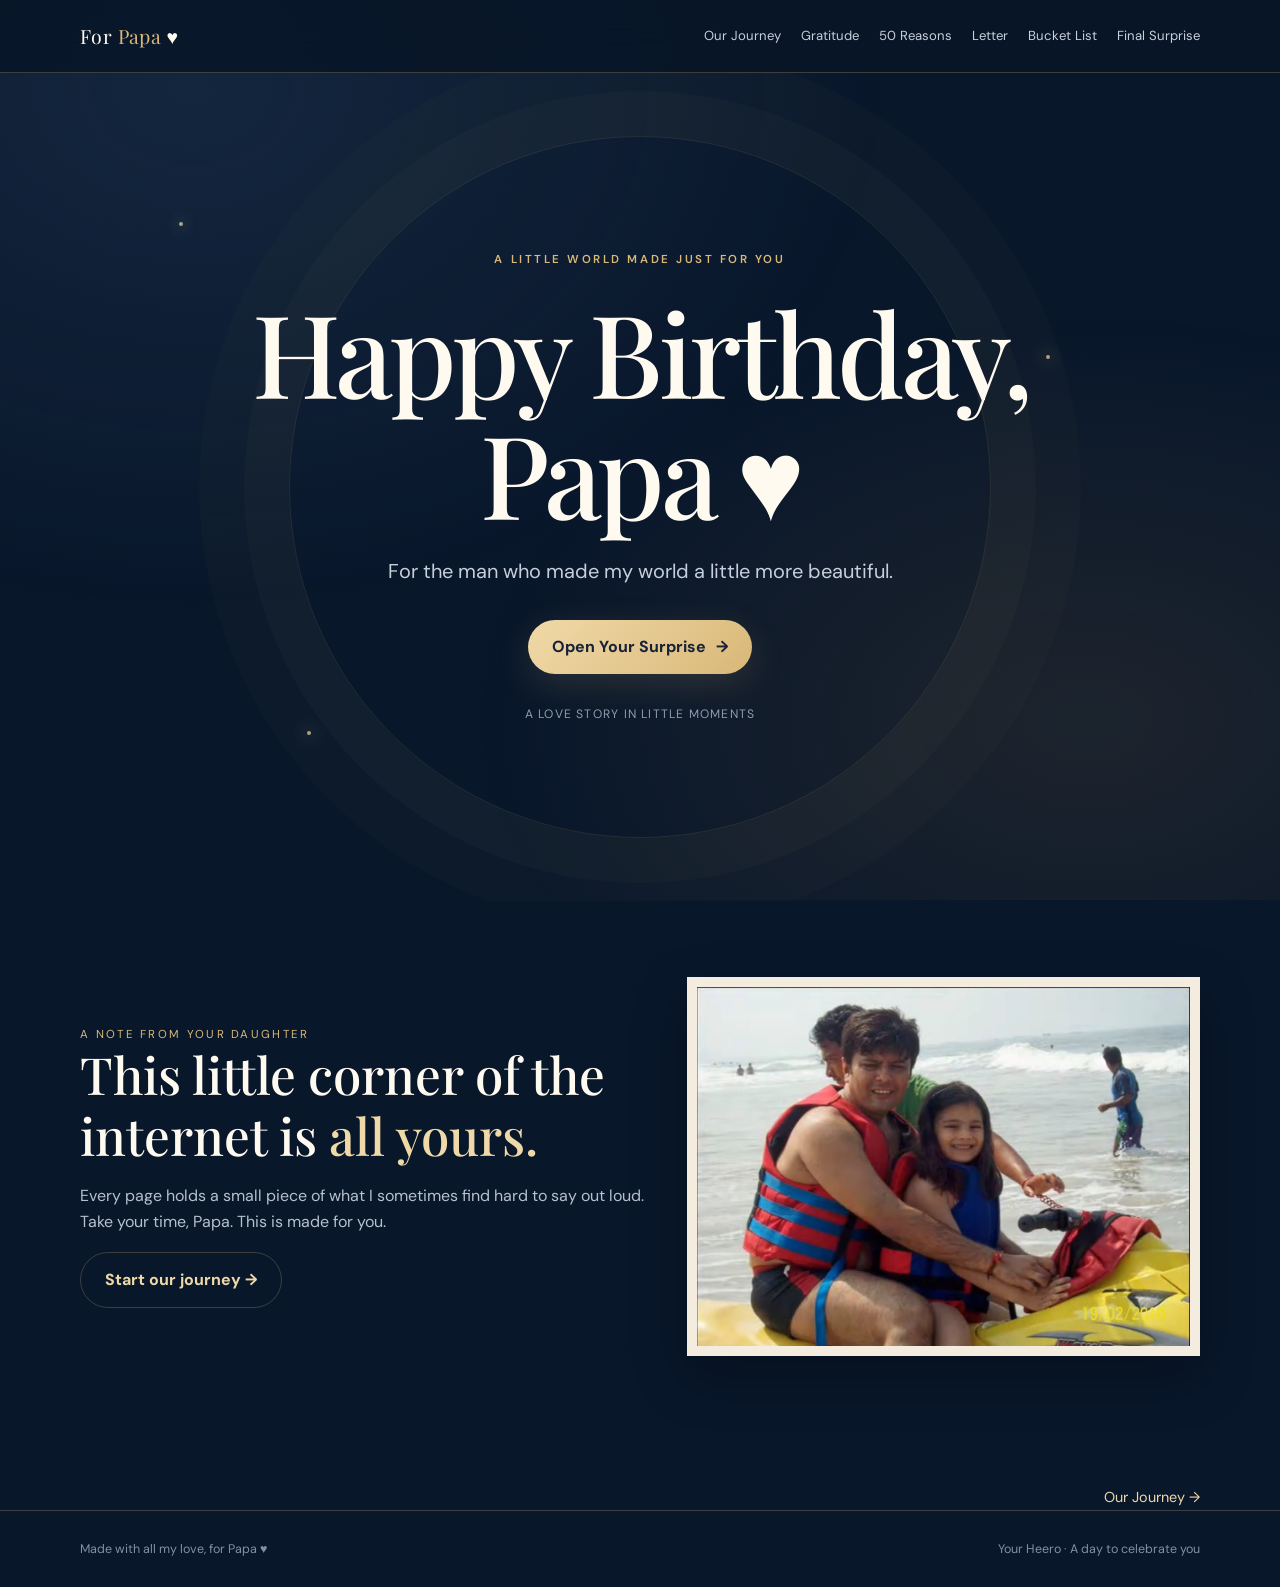
<file: index.html>
<!doctype html>
<html lang="en"><head><meta charset="utf-8"><meta name="viewport" content="width=device-width,initial-scale=1"><meta name="theme-color" content="#09172b"><meta name="description" content="A little birthday world made with love for Papa."><title>Happy Birthday, Papa · For Papa ♥</title><link rel="icon" href="assets/favicon.svg" type="image/svg+xml"><link rel="stylesheet" href="css/style.css"><script type="module" src="js/app.js"></script></head><body><div id="app"></div><noscript>This birthday keepsake needs JavaScript enabled to open its interactive pages.</noscript></body></html>
</file>
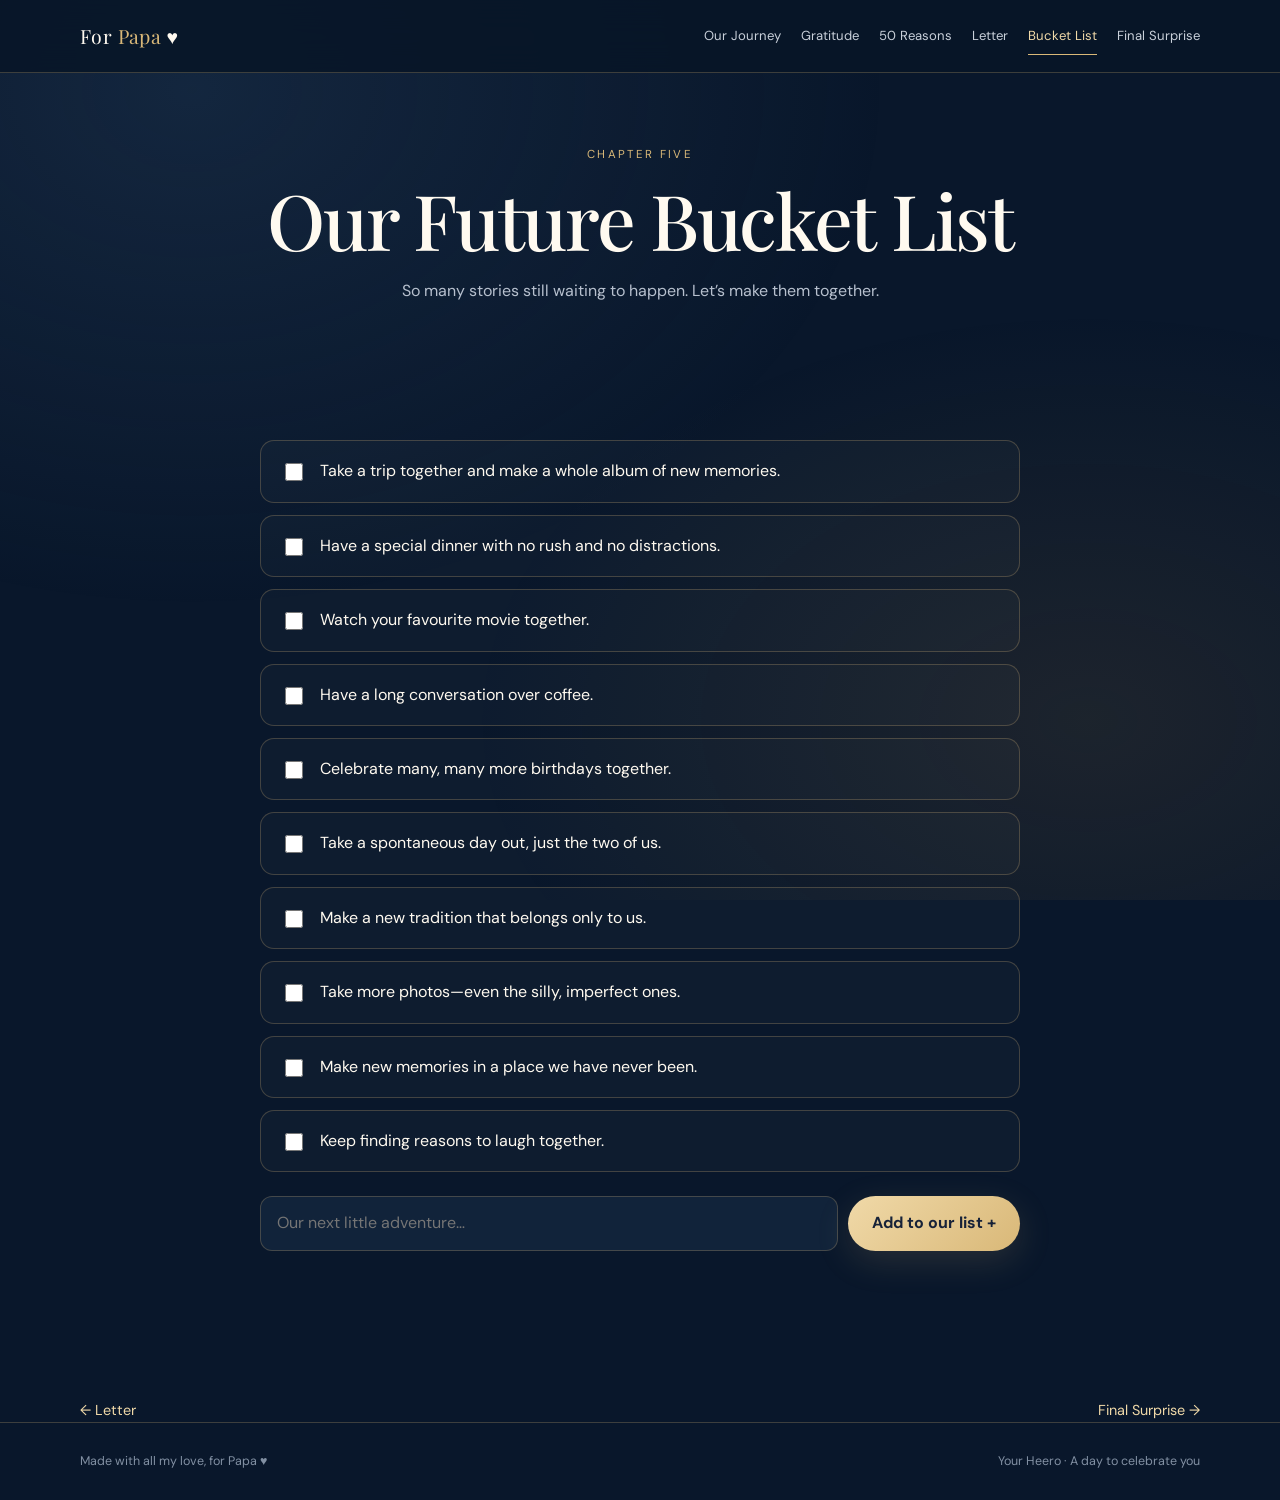
<file: bucket-list.html>
<!doctype html>
<html lang="en"><head><meta charset="utf-8"><meta name="viewport" content="width=device-width,initial-scale=1"><meta name="theme-color" content="#09172b"><meta name="description" content="A little birthday world made with love for Papa."><title>Our Future Bucket List · For Papa ♥</title><link rel="icon" href="assets/favicon.svg" type="image/svg+xml"><link rel="stylesheet" href="css/style.css"><script type="module" src="js/app.js"></script></head><body><div id="app"></div><noscript>This birthday keepsake needs JavaScript enabled to open its interactive pages.</noscript></body></html>
</file>
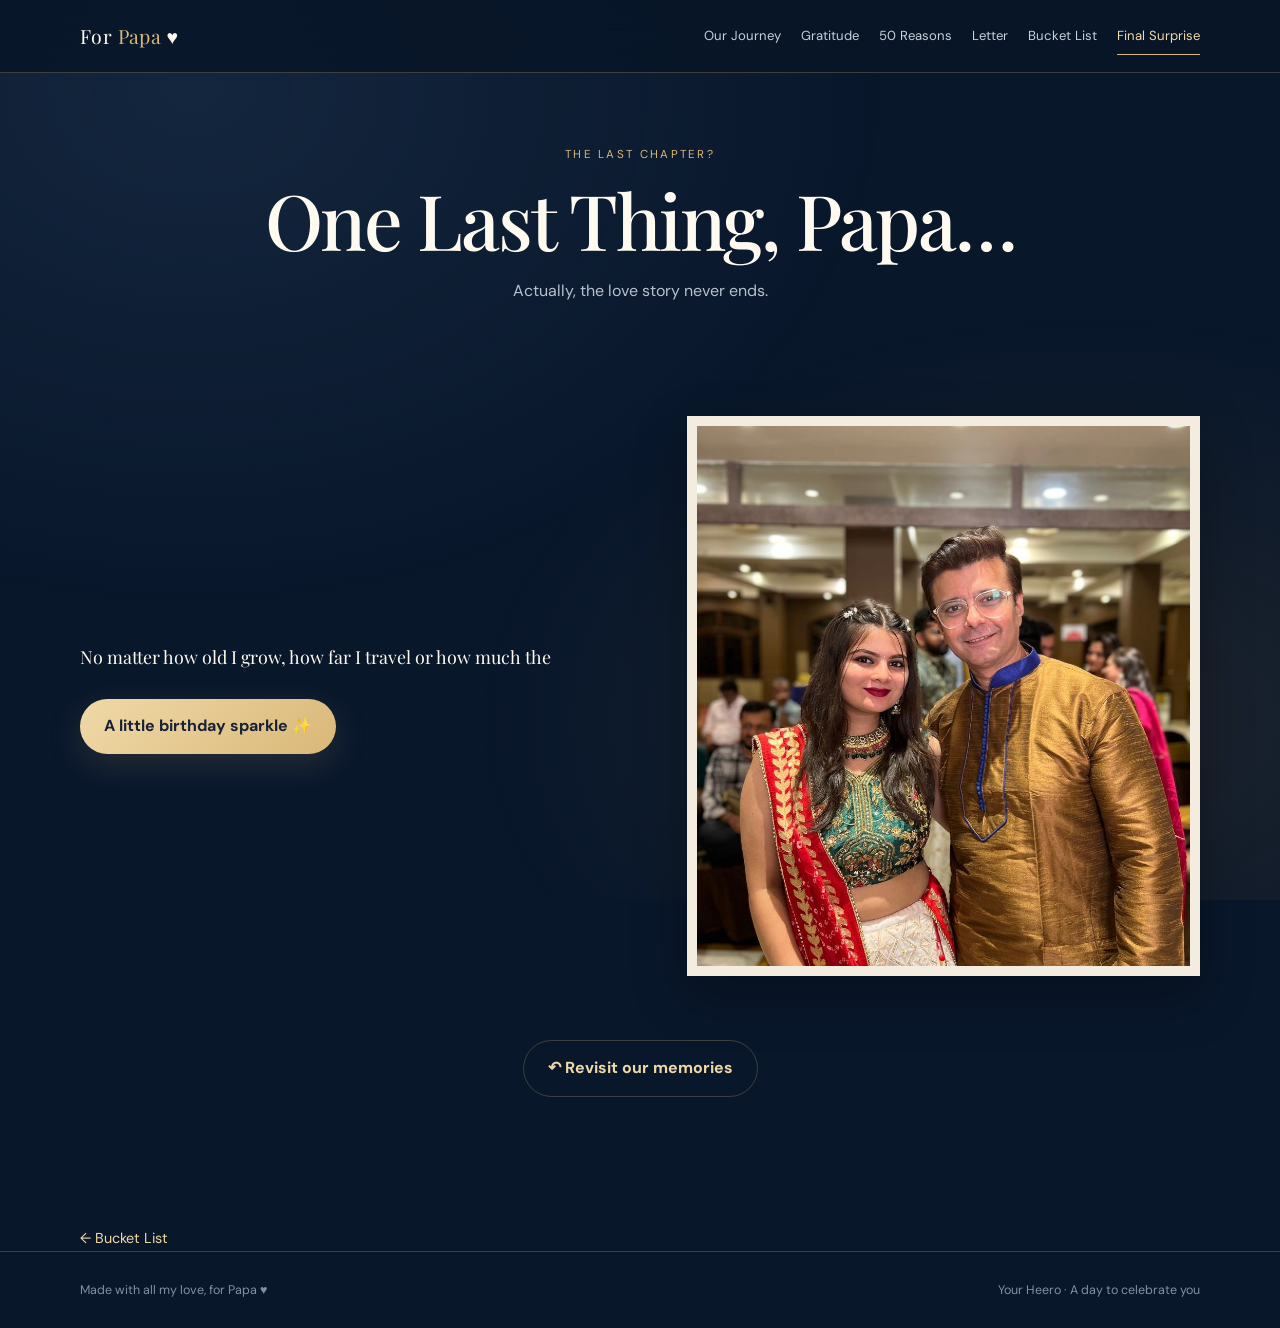
<file: final.html>
<!doctype html>
<html lang="en"><head><meta charset="utf-8"><meta name="viewport" content="width=device-width,initial-scale=1"><meta name="theme-color" content="#09172b"><meta name="description" content="A little birthday world made with love for Papa."><title>One Last Thing, Papa · For Papa ♥</title><link rel="icon" href="assets/favicon.svg" type="image/svg+xml"><link rel="stylesheet" href="css/style.css"><script type="module" src="js/app.js"></script></head><body><div id="app"></div><noscript>This birthday keepsake needs JavaScript enabled to open its interactive pages.</noscript></body></html>
</file>
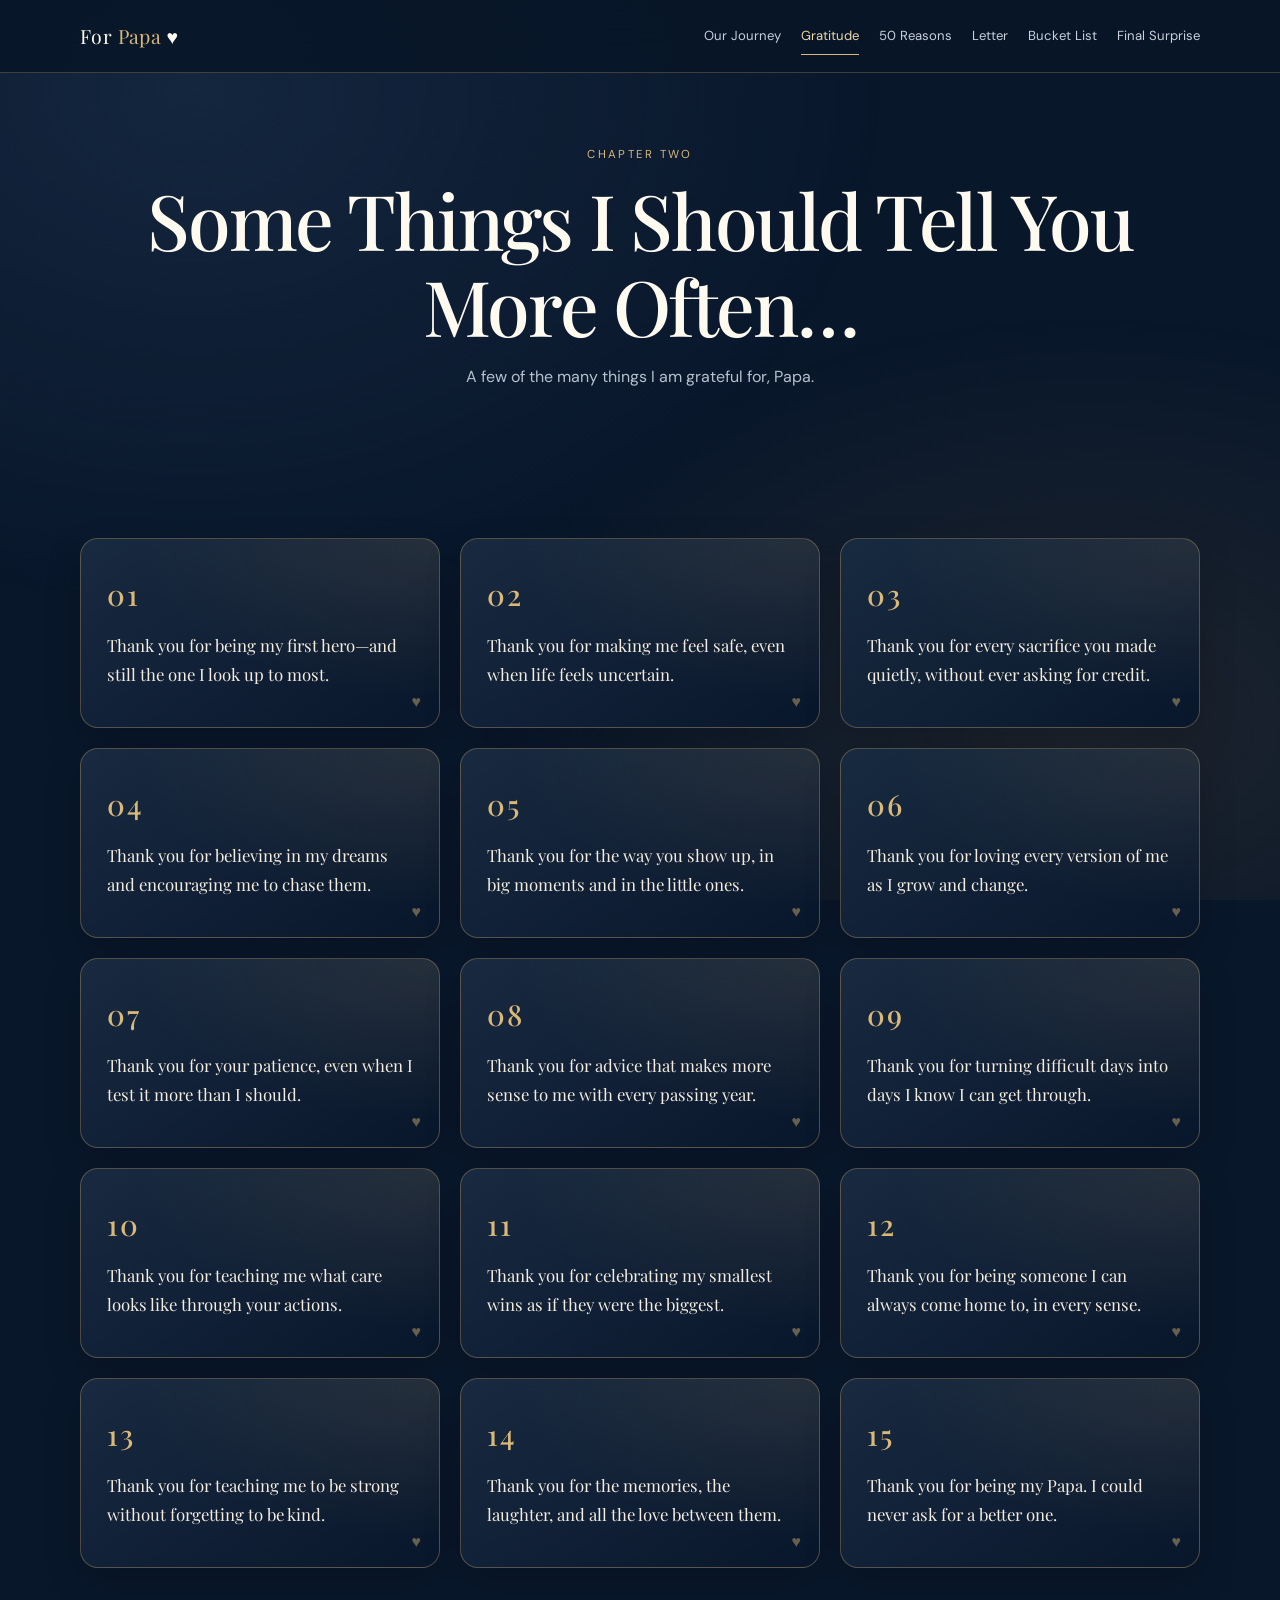
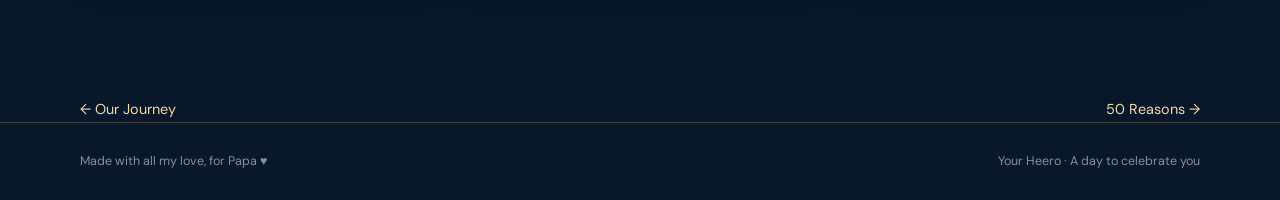
<file: gratitude.html>
<!doctype html>
<html lang="en"><head><meta charset="utf-8"><meta name="viewport" content="width=device-width,initial-scale=1"><meta name="theme-color" content="#09172b"><meta name="description" content="A little birthday world made with love for Papa."><title>50 Reasons You Are the Best Dad · For Papa ♥</title><link rel="icon" href="assets/favicon.svg" type="image/svg+xml"><link rel="stylesheet" href="css/style.css"><script type="module" src="js/app.js"></script></head><body><div id="app"></div><noscript>This birthday keepsake needs JavaScript enabled to open its interactive pages.</noscript></body></html>
</file>
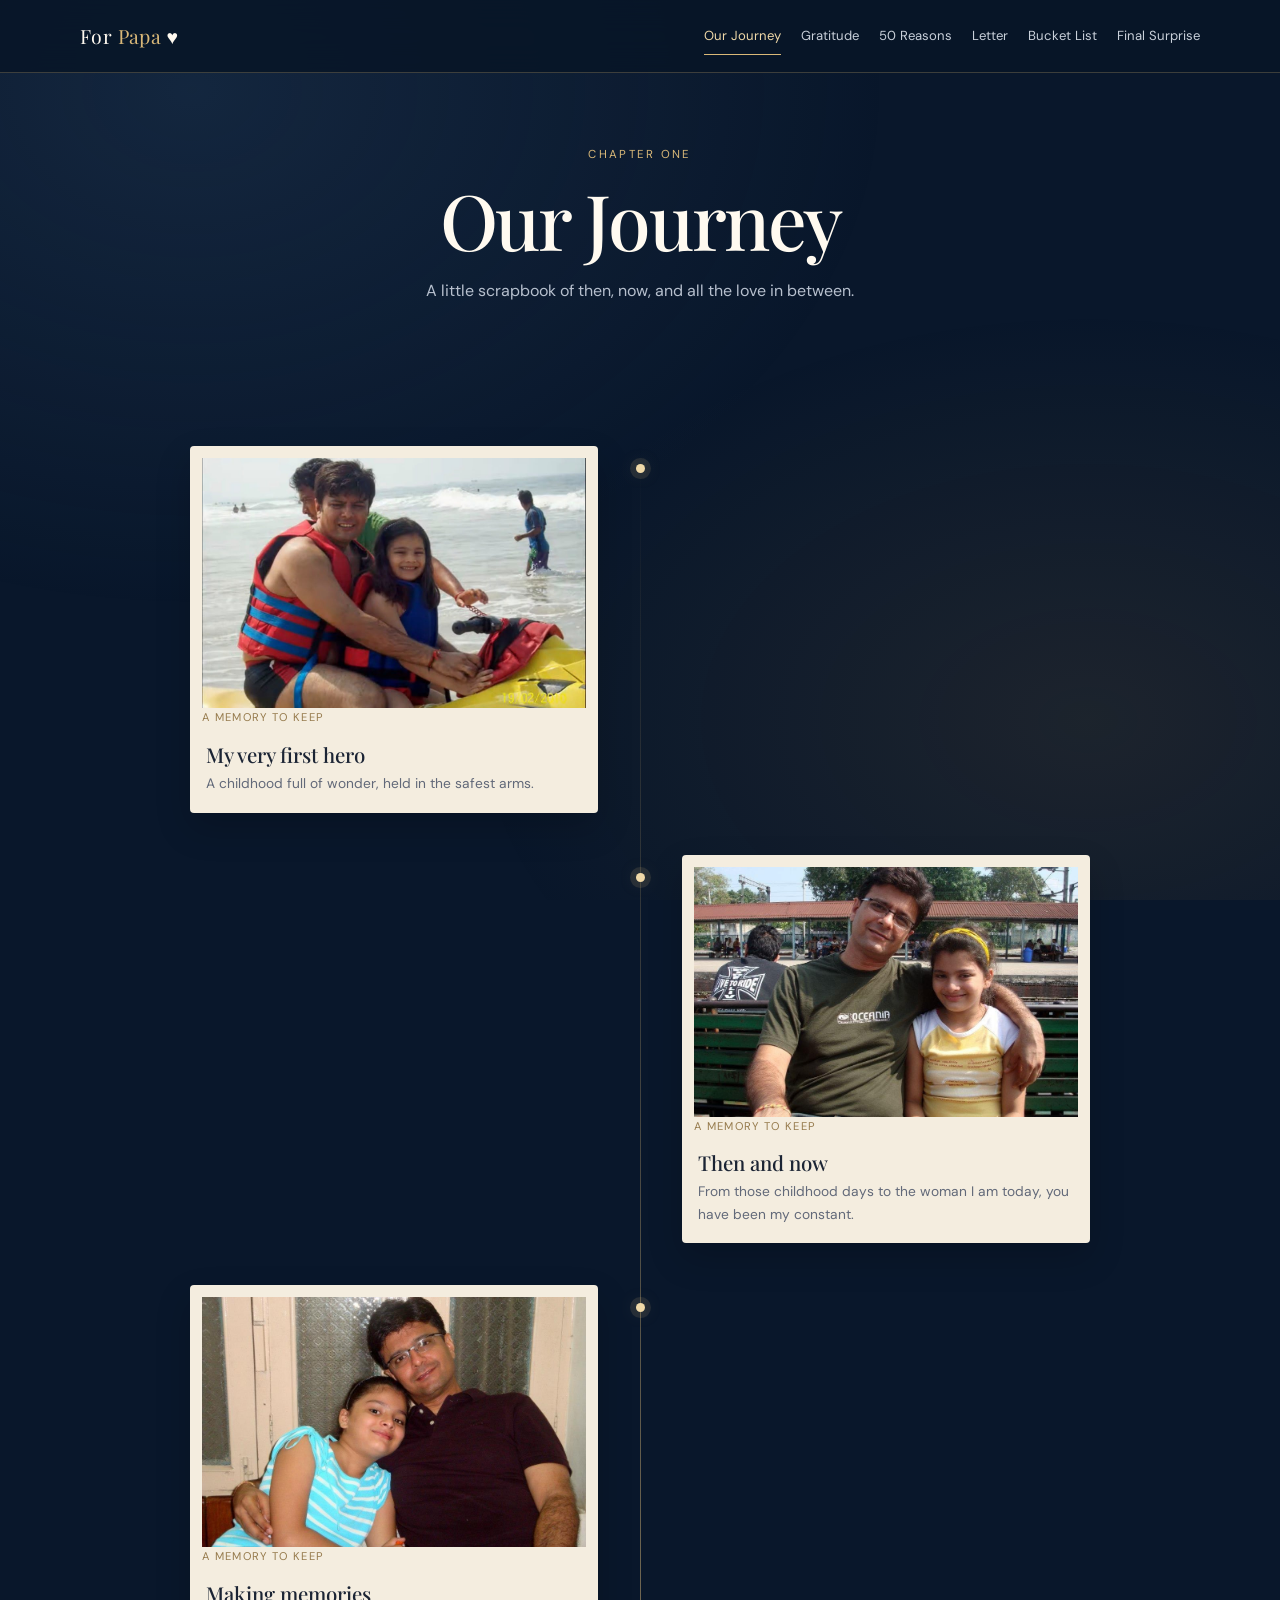
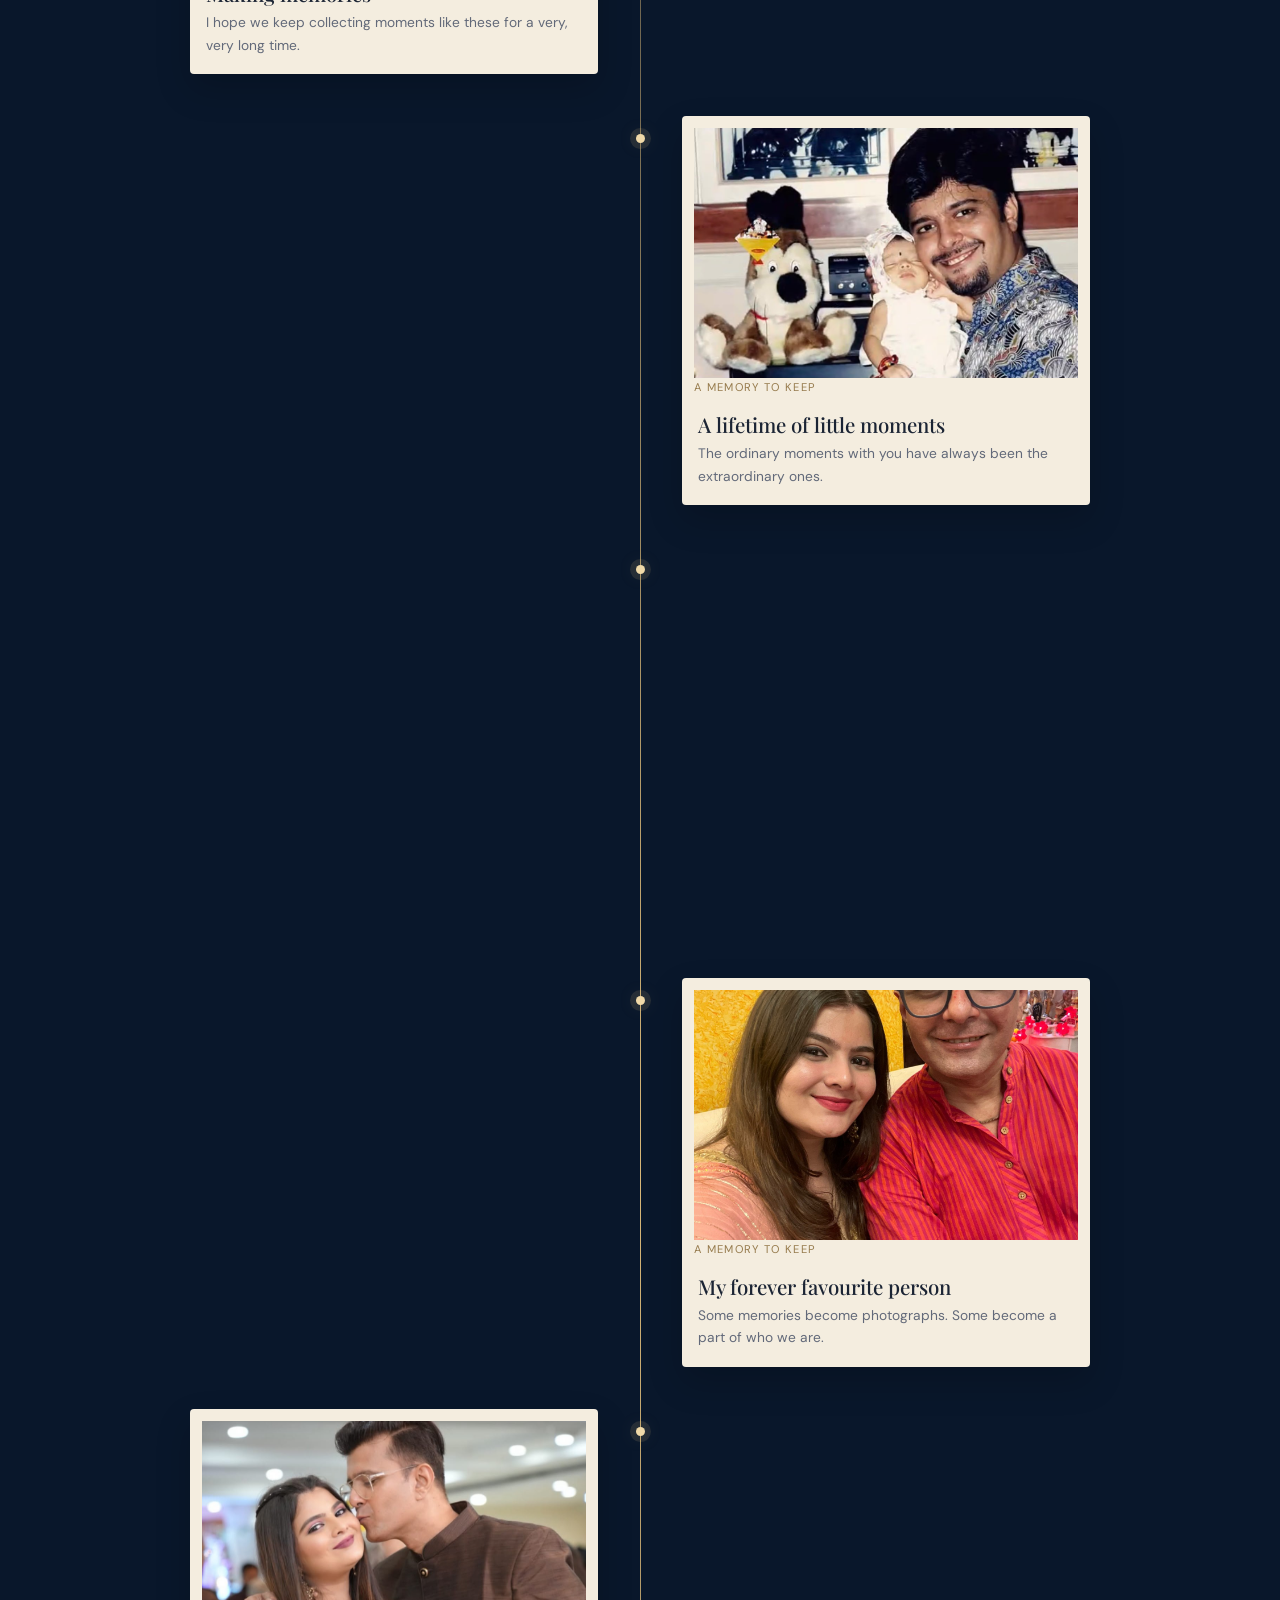
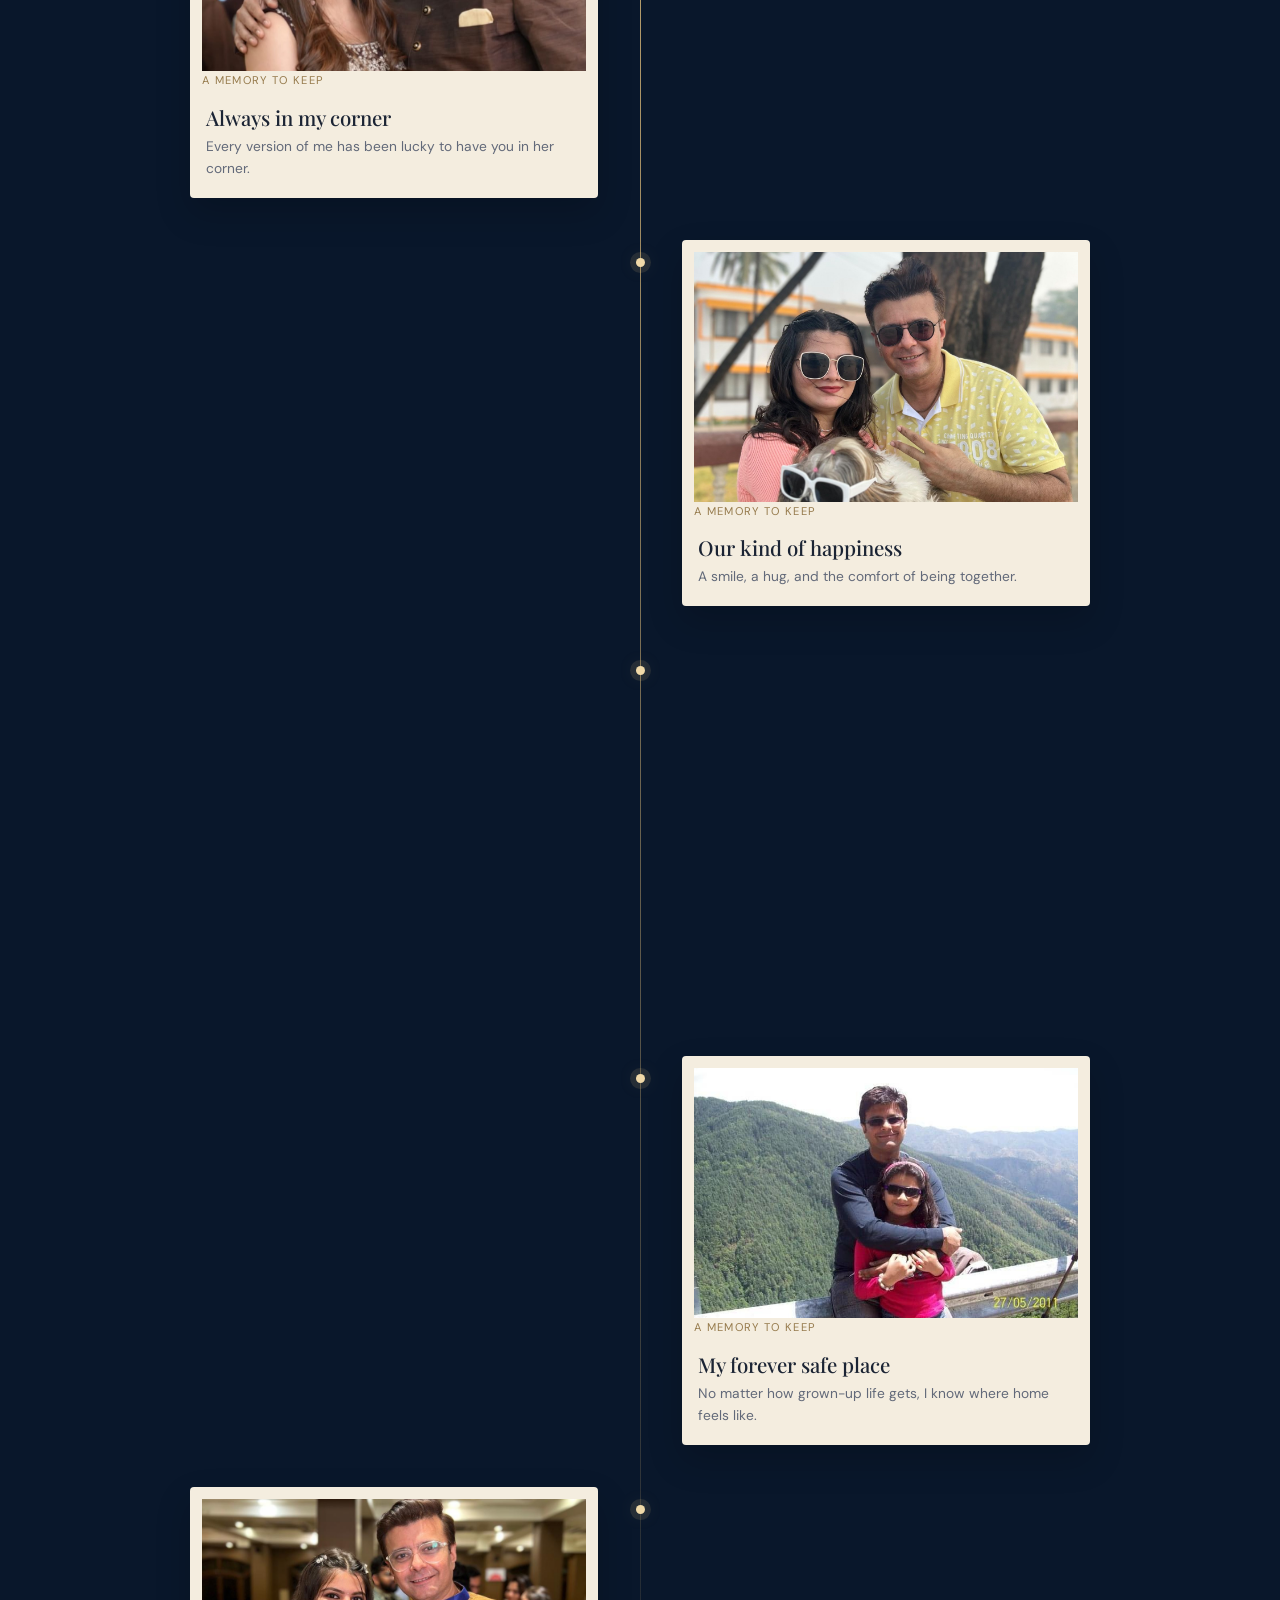
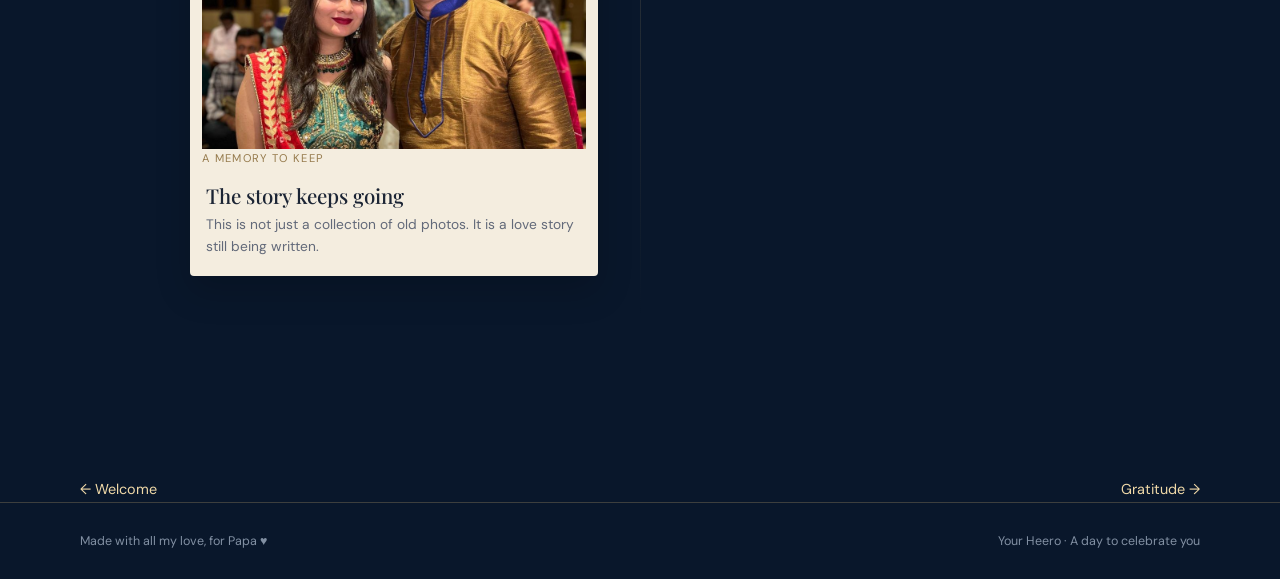
<file: journey.html>
<!doctype html>
<html lang="en"><head><meta charset="utf-8"><meta name="viewport" content="width=device-width,initial-scale=1"><meta name="theme-color" content="#09172b"><meta name="description" content="A little birthday world made with love for Papa."><title>Our Journey · For Papa ♥</title><link rel="icon" href="assets/favicon.svg" type="image/svg+xml"><link rel="stylesheet" href="css/style.css"><script type="module" src="js/app.js"></script></head><body><div id="app"></div><noscript>This birthday keepsake needs JavaScript enabled to open its interactive pages.</noscript></body></html>
</file>
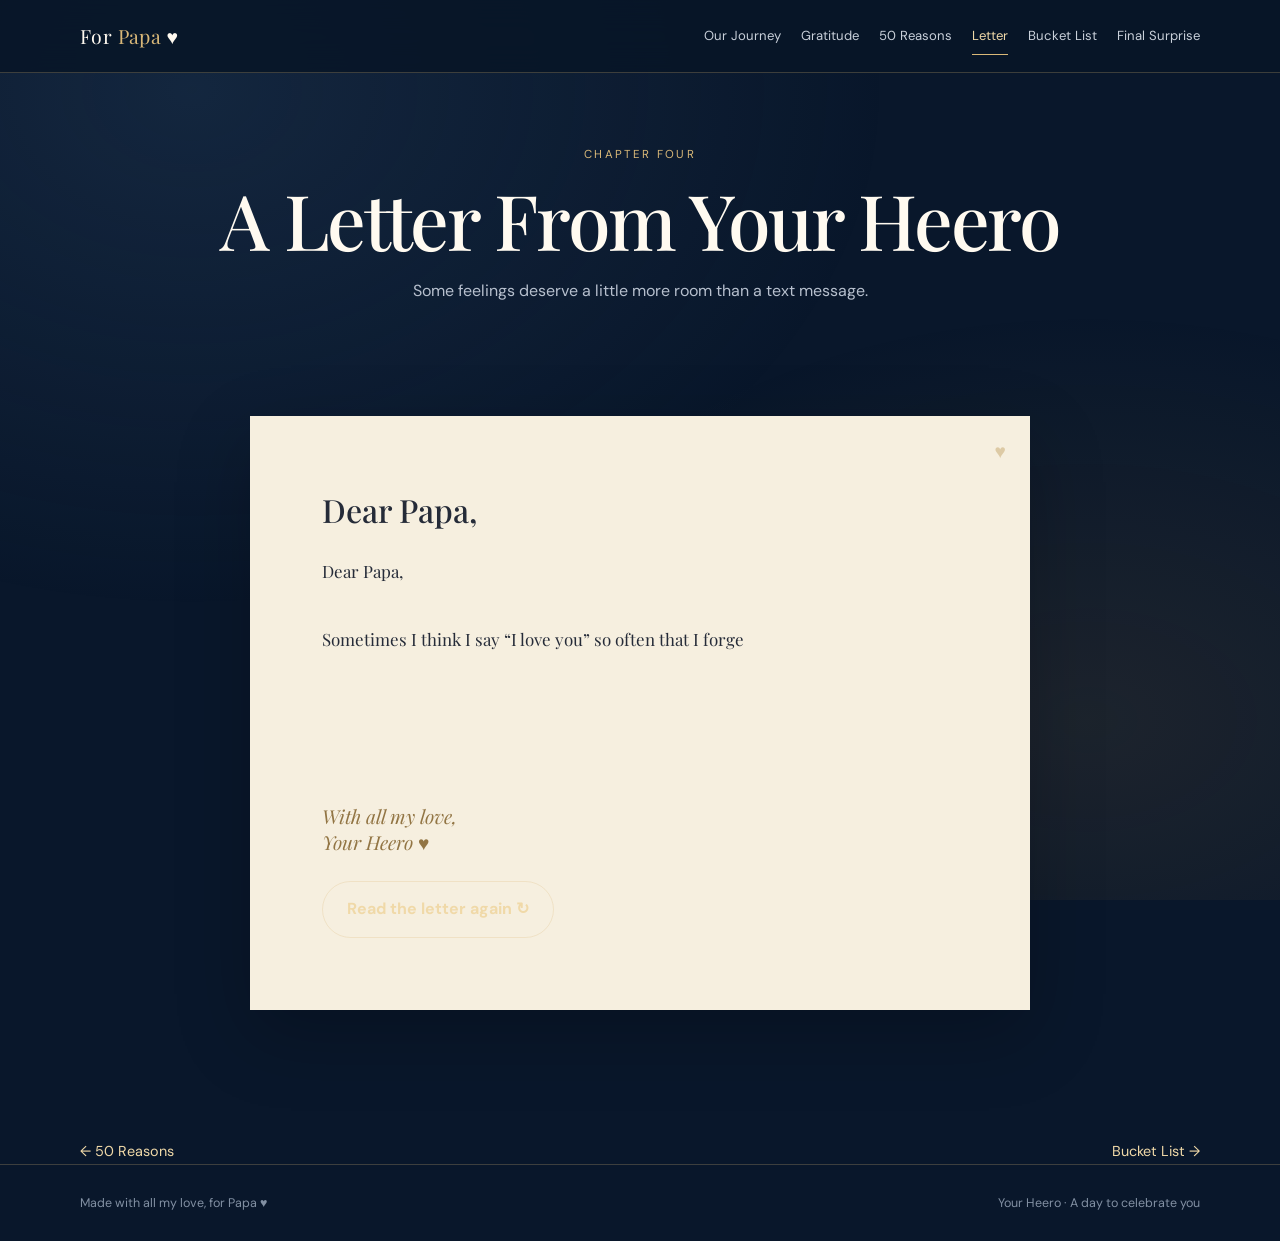
<file: letter.html>
<!doctype html>
<html lang="en"><head><meta charset="utf-8"><meta name="viewport" content="width=device-width,initial-scale=1"><meta name="theme-color" content="#09172b"><meta name="description" content="A little birthday world made with love for Papa."><title>A Letter From Your Heero · For Papa ♥</title><link rel="icon" href="assets/favicon.svg" type="image/svg+xml"><link rel="stylesheet" href="css/style.css"><script type="module" src="js/app.js"></script></head><body><div id="app"></div><noscript>This birthday keepsake needs JavaScript enabled to open its interactive pages.</noscript></body></html>
</file>
<file: css/style.css>
@import url('https://fonts.googleapis.com/css2?family=DM+Sans:wght@400;500;600;700&family=Playfair+Display:wght@400;500;600;700&display=swap');
:root{--night:#09172b;--night2:#10243d;--gold:#d9b878;--gold2:#f0d9a8;--ivory:#fffaf0;--paper:#f6efdf;--ink:#182338;--muted:#b7c0ce;--line:rgba(217,184,120,.25);--serif:'Playfair Display',Georgia,serif;--sans:'DM Sans',Arial,sans-serif}*{box-sizing:border-box}html{scroll-behavior:smooth}body{margin:0;background:var(--night);color:var(--ivory);font-family:var(--sans);line-height:1.65;overflow-x:hidden}body:before{content:'';position:fixed;inset:0;pointer-events:none;z-index:-1;background:radial-gradient(ellipse at 15% 10%,rgba(51,83,119,.26),transparent 45%),radial-gradient(ellipse at 85% 80%,rgba(173,129,62,.12),transparent 40%)}a{color:inherit;text-decoration:none}button,input{font:inherit}button{cursor:pointer}.serif{font-family:var(--serif)}.gold{color:var(--gold2)}.container{width:min(1120px,calc(100% - 40px));margin:auto}.topbar{position:sticky;top:0;z-index:20;background:rgba(8,21,39,.86);backdrop-filter:blur(16px);border-bottom:1px solid var(--line)}.nav-wrap{min-height:72px;display:flex;align-items:center;justify-content:space-between;gap:20px}.brand{font-family:var(--serif);font-size:1.22rem;letter-spacing:.02em}.brand span{color:var(--gold)}.nav-links{display:flex;align-items:center;gap:20px;font-size:.82rem;color:#c9d0da}.nav-links a{padding:8px 0;border-bottom:1px solid transparent}.nav-links a.active,.nav-links a:hover{color:var(--gold2);border-color:var(--gold)}.menu-toggle{display:none;background:none;color:var(--ivory);border:1px solid var(--line);border-radius:12px;padding:8px 12px}.audio-toggle{background:transparent;color:var(--gold2);border:1px solid var(--line);border-radius:99px;padding:8px 12px;font-size:.78rem}.hero{min-height:calc(100svh - 72px);display:grid;place-items:center;text-align:center;position:relative;overflow:hidden;padding:70px 0}.hero:before{content:'';position:absolute;width:min(70vw,700px);height:min(70vw,700px);border:1px solid rgba(217,184,120,.13);border-radius:50%;box-shadow:0 0 0 45px rgba(217,184,120,.025),0 0 0 90px rgba(217,184,120,.02);animation:slowspin 70s linear infinite}.hero-content{position:relative;max-width:820px}.eyebrow{text-transform:uppercase;letter-spacing:.22em;font-size:.72rem;color:var(--gold);font-weight:600}.hero h1{font:500 clamp(3.2rem,9vw,7.4rem)/1.05 var(--serif);margin:22px 0;color:var(--ivory);letter-spacing:-.04em}.hero p{font-size:clamp(1rem,2vw,1.25rem);color:#c6cfdb;max-width:580px;margin:0 auto 32px}.button{display:inline-flex;align-items:center;gap:10px;padding:14px 24px;border-radius:999px;background:linear-gradient(135deg,var(--gold2),var(--gold));color:#172238;font-weight:700;border:0;box-shadow:0 10px 35px rgba(217,184,120,.15);transition:transform .25s,box-shadow .25s}.button:hover{transform:translateY(-3px);box-shadow:0 14px 40px rgba(217,184,120,.24)}.button.secondary{background:transparent;color:var(--gold2);border:1px solid var(--line);box-shadow:none}.sparkle{position:absolute;width:4px;height:4px;background:var(--gold2);border-radius:50%;opacity:.7;box-shadow:0 0 16px 4px rgba(240,217,168,.2);animation:float 7s ease-in-out infinite}.section{padding:76px 0}.page-head{text-align:center;padding:72px 0 36px}.page-head h1{font:500 clamp(2.5rem,6vw,4.8rem)/1.12 var(--serif);margin:12px 0 16px;letter-spacing:-.03em}.page-head p{color:var(--muted);max-width:620px;margin:auto}.kicker{font-size:.72rem;text-transform:uppercase;letter-spacing:.2em;color:var(--gold)}.section-title{font:500 clamp(2rem,4vw,3.2rem)/1.2 var(--serif);margin:0 0 14px}.subtle{color:var(--muted)}.photo-grid{display:grid;grid-template-columns:repeat(3,1fr);gap:22px}.photo-card{padding:12px 12px 18px;background:#f4eddf;color:#1b2434;border-radius:4px;box-shadow:0 15px 35px rgba(0,0,0,.18);transform:rotate(var(--tilt,0deg));transition:transform .3s,box-shadow .3s}.photo-card:hover{transform:translateY(-6px) rotate(0deg);box-shadow:0 22px 50px rgba(0,0,0,.28)}.photo-card img{display:block;width:100%;height:250px;object-fit:cover;background:#d8d0c3}.photo-card h3{font:500 1.28rem var(--serif);margin:14px 4px 4px}.photo-card p{font-size:.86rem;margin:0 4px;color:#626979}.photo-card .date{font-size:.7rem;color:#967b4d;text-transform:uppercase;letter-spacing:.12em}.timeline{position:relative;max-width:900px;margin:30px auto;isolation:isolate}.timeline:before{content:'';position:absolute;left:50%;top:0;bottom:0;width:1px;background:linear-gradient(transparent,var(--gold),transparent)}.timeline-item{width:50%;padding:0 42px 42px 0;position:relative;animation:timeline-in .65s both;animation-delay:calc(var(--step,0) * 70ms)}.timeline-item:nth-child(even){margin-left:50%;padding:0 0 42px 42px}.timeline-item:after{content:'';position:absolute;right:-5px;top:18px;width:9px;height:9px;border-radius:50%;background:var(--gold2);box-shadow:0 0 0 6px rgba(217,184,120,.12),0 0 18px rgba(217,184,120,.25)}.timeline-item:nth-child(even):after{right:auto;left:-4px}.timeline-item .photo-card{max-width:440px}.cards-grid{display:grid;grid-template-columns:repeat(3,1fr);gap:18px}.flip-card{min-height:210px;perspective:1000px;outline:none}.flip-inner{position:relative;width:100%;height:100%;min-height:210px;transform-style:preserve-3d;transition:transform .65s cubic-bezier(.2,.7,.2,1)}.flip-card.open .flip-inner,.flip-card:focus-visible .flip-inner{transform:rotateY(180deg)}.flip-front,.flip-back{position:absolute;inset:0;display:flex;align-items:center;justify-content:center;text-align:center;padding:26px;border:1px solid var(--line);border-radius:18px;backface-visibility:hidden;background:linear-gradient(145deg,rgba(255,255,255,.045),rgba(255,255,255,.012));}.flip-front{color:var(--gold2);font:500 1.4rem var(--serif)}.flip-front small{display:block;font:600 .68rem var(--sans);letter-spacing:.15em;text-transform:uppercase;color:#9ba9bb;margin-top:12px}.flip-back{transform:rotateY(180deg);background:linear-gradient(145deg,#1a304a,#101f35);font-size:1.05rem;color:var(--ivory)}.reasons-grid{display:grid;grid-template-columns:repeat(5,1fr);gap:12px}.reason-card{min-height:126px;border:1px solid var(--line);border-radius:14px;background:rgba(255,255,255,.025);color:var(--ivory);position:relative;perspective:800px;padding:0}.reason-inner{position:absolute;inset:0;transform-style:preserve-3d;transition:transform .55s}.reason-card.open .reason-inner{transform:rotateY(180deg)}.reason-face{position:absolute;inset:0;display:grid;place-items:center;text-align:center;padding:12px;backface-visibility:hidden;border-radius:14px}.reason-number{font:500 2rem var(--serif);color:var(--gold)}.reason-back{transform:rotateY(180deg);background:#142941;font-size:.82rem;line-height:1.45}.letter-paper{max-width:780px;margin:0 auto;background:var(--paper);color:#252b38;padding:clamp(28px,6vw,72px);box-shadow:0 25px 70px rgba(0,0,0,.22);position:relative}.letter-paper:before{content:'♥';position:absolute;right:24px;top:20px;color:#c5a66d;opacity:.5;font-size:1.2rem}.letter-paper h2{font:500 2rem var(--serif);margin:0 0 24px}.letter-text{white-space:pre-line;font:1.06rem/2 var(--serif);min-height:220px}.letter-sign{font:italic 1.2rem var(--serif);margin-top:28px;color:#927544}.bucket-list{max-width:760px;margin:24px auto;display:grid;gap:12px}.bucket-item{display:flex;gap:14px;align-items:flex-start;padding:17px 20px;border:1px solid var(--line);border-radius:14px;background:rgba(255,255,255,.025)}.bucket-item input{accent-color:var(--gold);width:18px;height:18px;margin-top:5px}.bucket-item.checked label{text-decoration:line-through;color:#8290a3}.add-row{display:flex;gap:10px;max-width:760px;margin:18px auto}.add-row input{flex:1;min-width:0;background:#11233a;border:1px solid var(--line);border-radius:12px;padding:13px 16px;color:var(--ivory)}.final-layout{display:grid;grid-template-columns:1fr .9fr;gap:36px;align-items:center}.final-photo{width:100%;max-height:560px;object-fit:cover;border:10px solid #f4eddf;box-shadow:0 20px 50px rgba(0,0,0,.3);transform:rotate(2deg)}.final-copy{font:1.12rem/2 var(--serif);white-space:pre-line}.audio-box{margin-top:24px;display:flex;gap:12px;flex-wrap:wrap}.footer{border-top:1px solid var(--line);padding:28px 0;color:#8290a3;font-size:.78rem}.footer-inner{display:flex;justify-content:space-between;gap:18px;align-items:center}.pager{display:flex;justify-content:space-between;gap:16px;margin:54px 0 0}.pager a{color:var(--gold2);font-size:.9rem}.reveal{opacity:0;transform:translateY(18px);transition:opacity .7s,transform .7s}.reveal.visible{opacity:1;transform:none}.toast{position:fixed;bottom:20px;left:50%;transform:translateX(-50%);background:#f4eddf;color:#19243a;padding:12px 18px;border-radius:99px;box-shadow:0 10px 35px #0003;font-size:.85rem;z-index:50}.confetti{position:fixed;top:-15px;width:7px;height:12px;background:var(--gold);z-index:100;pointer-events:none;animation:fall 4s linear forwards}@keyframes slowspin{to{transform:rotate(360deg)}}@keyframes timeline-in{from{opacity:0;transform:translateY(14px)}to{opacity:1;transform:translateY(0)}}@keyframes float{0%,100%{transform:translateY(0);opacity:.25}50%{transform:translateY(-24px);opacity:.85}}@keyframes fall{to{transform:translateY(110vh) rotate(720deg);opacity:0}}@media(max-width:850px){.nav-links{gap:12px;font-size:.74rem}.photo-grid{grid-template-columns:repeat(2,1fr)}.cards-grid{grid-template-columns:repeat(2,1fr)}.reasons-grid{grid-template-columns:repeat(4,1fr)}.final-layout{grid-template-columns:1fr}.final-photo{max-height:430px;width:min(100%,600px);margin:auto;display:block}}@media(max-width:620px){.nav-wrap{min-height:64px}.menu-toggle{display:block}.nav-links{display:none;position:absolute;top:64px;left:0;right:0;background:#09172b;padding:18px 22px 24px;border-bottom:1px solid var(--line);flex-direction:column;align-items:stretch;gap:8px}.nav-links.open{display:flex}.nav-links a{padding:10px 0}.audio-toggle{margin-top:8px}.hero{min-height:calc(100svh - 64px)}.hero h1{font-size:clamp(3rem,14vw,5rem)}.section{padding:54px 0}.page-head{padding:56px 0 26px}.photo-grid{grid-template-columns:1fr;gap:18px}.photo-card img{height:280px}.timeline:before{left:10px}.timeline-item,.timeline-item:nth-child(even){width:100%;margin-left:0;padding:0 0 28px 34px}.timeline-item:after,.timeline-item:nth-child(even):after{left:6px;right:auto}.cards-grid{grid-template-columns:1fr}.flip-card,.flip-inner{min-height:185px}.reasons-grid{grid-template-columns:repeat(3,1fr);gap:8px}.reason-card{min-height:116px}.reason-back{font-size:.75rem}.letter-text{font-size:1rem;line-height:1.85}.add-row{flex-direction:column}.pager{margin-top:36px}.footer-inner{flex-direction:column;text-align:center}.final-copy{font-size:1rem}}@media(prefers-reduced-motion:reduce){*,*:before,*:after{animation-duration:.01ms!important;animation-iteration-count:1!important;scroll-behavior:auto!important;transition-duration:.01ms!important}.reveal{opacity:1;transform:none}}

/* Beautiful, always-visible gratitude cards */
.gratitude-grid {
  display: grid;
  grid-template-columns: repeat(3, minmax(0, 1fr));
  gap: 20px;
  margin-top: 36px;
}

.gratitude-card {
  position: relative;
  min-height: 190px;
  padding: 28px 26px 30px;
  overflow: hidden;
  display: flex;
  flex-direction: column;
  justify-content: center;
  gap: 18px;
  border: 1px solid rgba(197, 166, 109, .35);
  border-radius: 18px;
  background:
    radial-gradient(ellipse at top right, rgba(197,166,109,.12), transparent 60%),
    linear-gradient(145deg, rgba(25,43,66,.96), rgba(9,23,43,.98));
  box-shadow: 0 14px 36px rgba(0,0,0,.18);
  transition: transform .3s ease, border-color .3s ease, box-shadow .3s ease;
}

.gratitude-card:hover {
  transform: translateY(-6px);
  border-color: rgba(220,190,135,.75);
  box-shadow: 0 22px 44px rgba(0,0,0,.25);
}

.gratitude-number {
  font: 500 1.8rem var(--serif);
  color: var(--gold);
  letter-spacing: .08em;
}

.gratitude-card p {
  margin: 0;
  color: #f4eddf;
  font: 1.05rem/1.75 var(--serif);
  overflow-wrap: anywhere;
}

.gratitude-heart {
  position: absolute;
  right: 18px;
  bottom: 12px;
  color: var(--gold);
  opacity: .45;
  font-size: 1rem;
}

@media (max-width: 850px) {
  .gratitude-grid {
    grid-template-columns: repeat(2, minmax(0, 1fr));
  }
}

@media (max-width: 560px) {
  .gratitude-grid {
    grid-template-columns: 1fr;
  }

  .gratitude-card {
    min-height: 150px;
    padding: 24px;
  }
}
</file>
